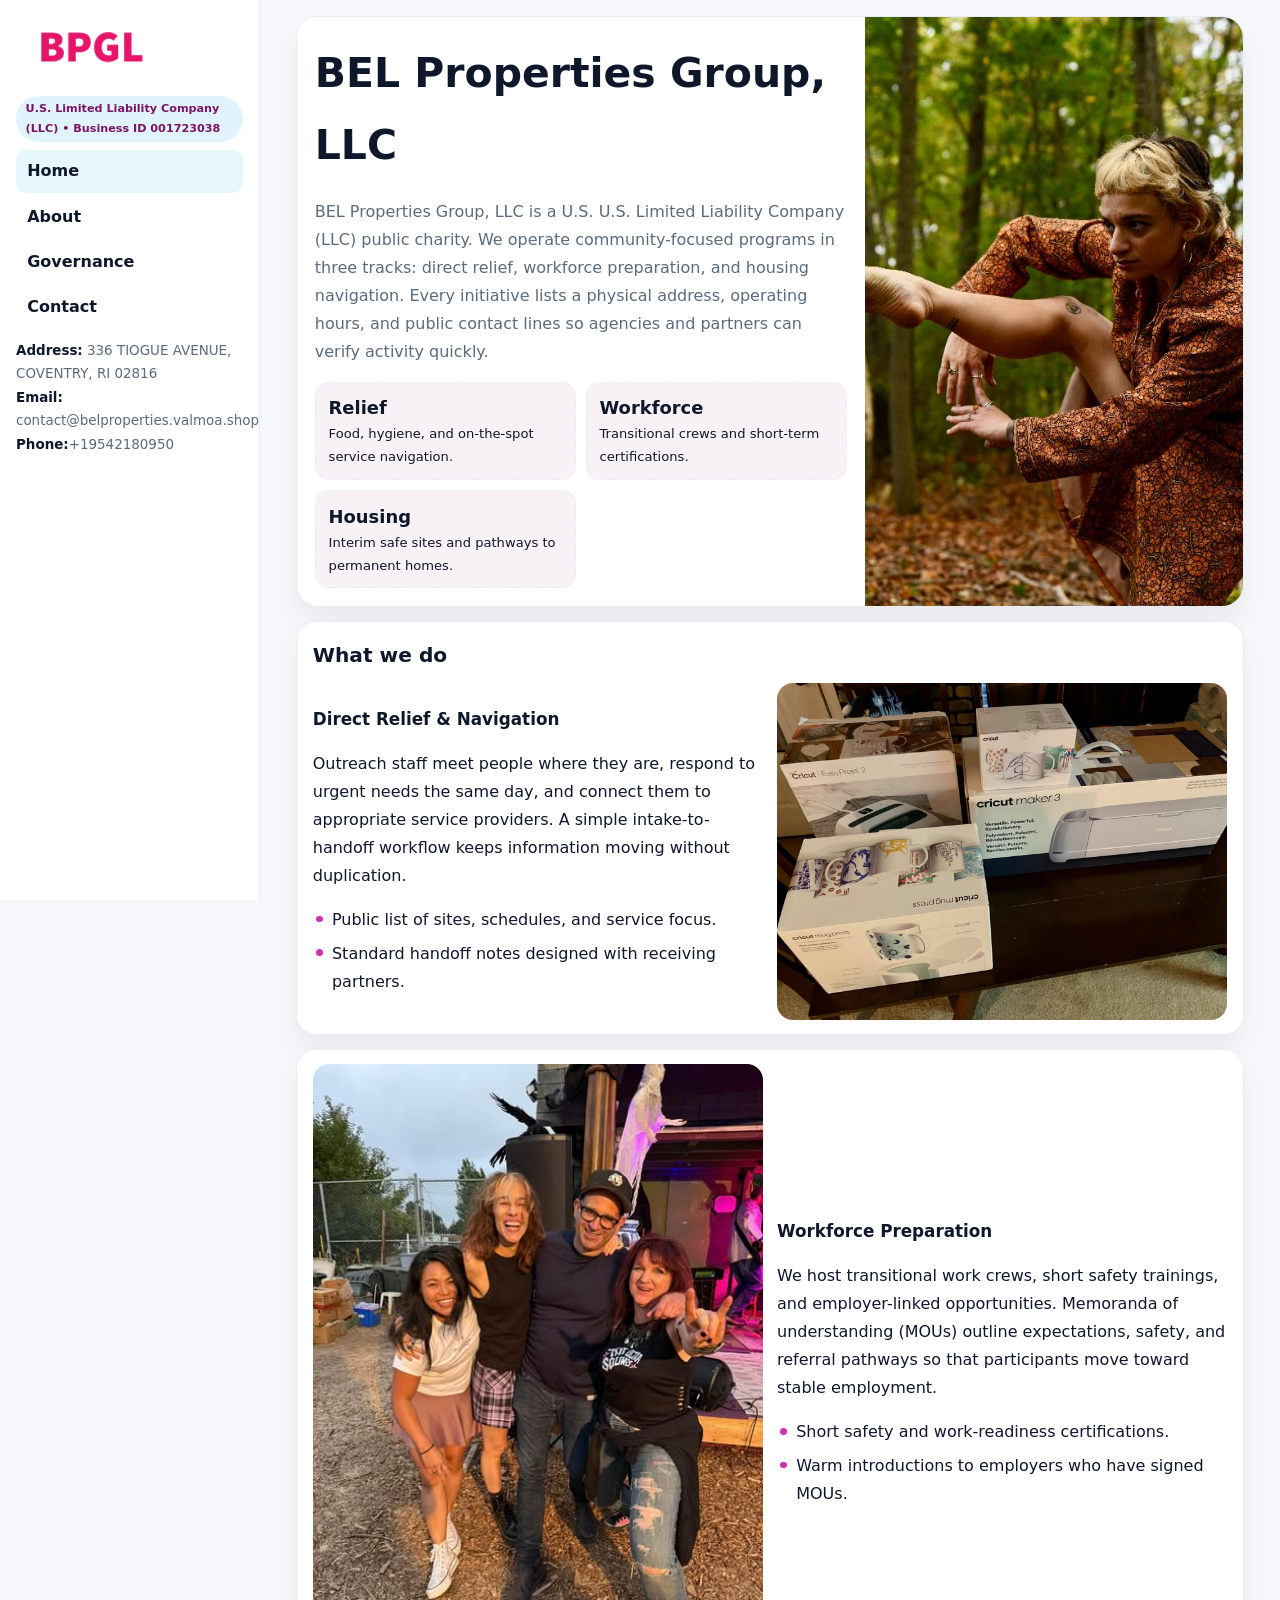
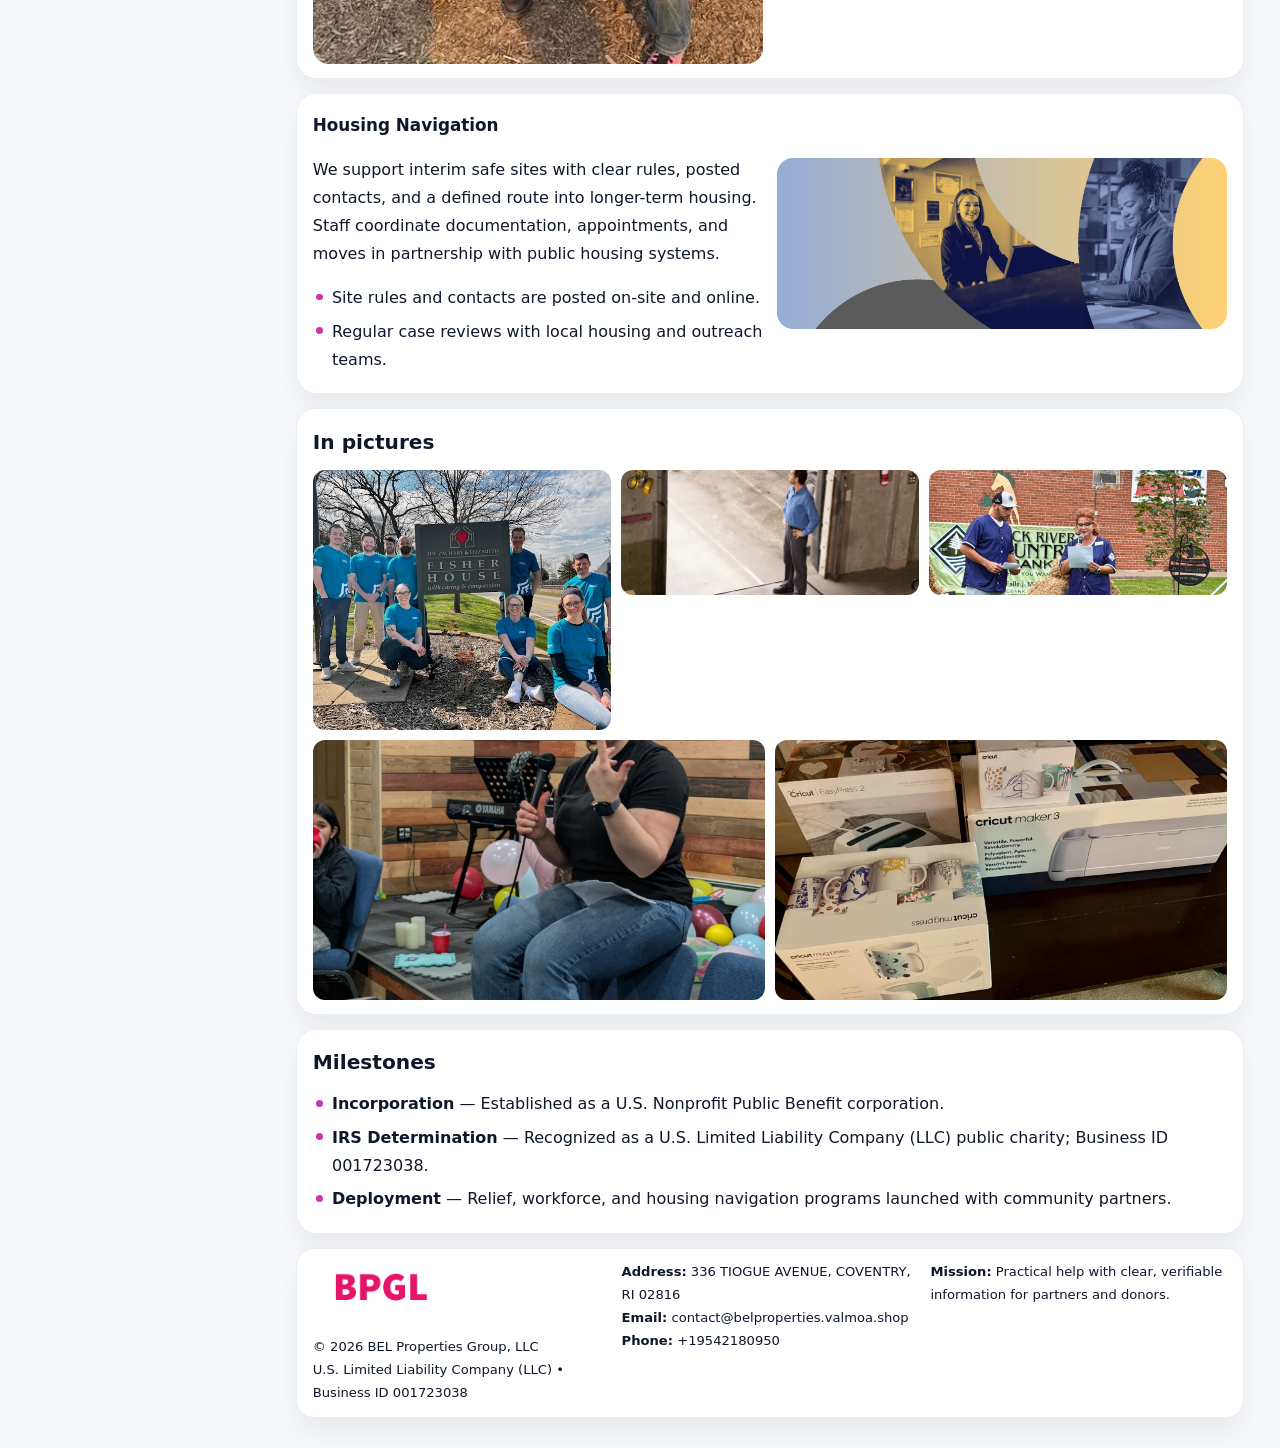
<file: index.html>
<!doctype html><html lang="en"><head>
<meta charset="utf-8">
<meta name="viewport" content="width=device-width,initial-scale=1">
<title>BEL Properties Group, LLC – Nonprofit • 2025</title>
<link rel="stylesheet" href="assets/styles.css">
<link rel="icon" href="images/logo.png">
<meta name="data-ein" content="001723038">
<meta name="data-name" content="BEL Properties Group, LLC">
  <meta name="description" content="We are a 501(c)(3) organization advancing community services, education, and direct relief through transparent programs, local partnerships, and measurable outcomes.">
<meta name="facebook-domain-verification" content="6frwkarni32dvzn19qo1bqx8e3fcgg" />
</head>
<body>
<div style="position:absolute;left:-9999px;top:-9999px;opacity:0" data-uniq="{{UNIQUE_BLOB}}">
  <span>We are a 501(c)(3) organization advancing community services, education, and direct relief through transparent programs, local partnerships, and measurable outcomes.</span><svg width="12" height="12" viewBox="0 0 12 12" xmlns="http://www.w3.org/2000/svg"><circle cx="6" cy="6" r="5" fill="#9d174d"/></svg><img src="images/land.jpg" width="1" height="1" alt="" loading="lazy"/>
</div>

<div class="layout">
  <aside class="aside">
    <div class="logo">
      <a href="index.html"><img src="images/logo.png" alt="Logo"></a>
    </div>
    <div class="tag">U.S. Limited Liability Company (LLC) • Business ID 001723038</div>
    <nav class="c3cb81e19df" style="margin-top:8px">
      <a class="active" href="index.html">Home</a>
      <a href="about.html">About</a>
      <a href="governance.html">Governance</a>
      <a href="contact.html">Contact</a>
    </nav>
    <div class="meta">
      <div><strong>Address:</strong> 336 TIOGUE AVENUE,
COVENTRY, RI 02816</div>
      <div><strong>Email:</strong> contact@belproperties.valmoa.shop</div>
      <div><strong>Phone:</strong>+19542180950</div>
    </div>
  </aside>

  <main>
    <div class="container">

      <!-- HERO -->
      <section class="cea984e0f3a">
        <div class="hero-grid">
          <div class="c0ec1dfd4e9">
            <h1>BEL Properties Group, LLC</h1>
            <p>BEL Properties Group, LLC is a U.S. U.S. Limited Liability Company (LLC) public charity. We operate community-focused programs in three tracks: direct relief, workforce preparation, and housing navigation. Every initiative lists a physical address, operating hours, and public contact lines so agencies and partners can verify activity quickly.</p>
            <div class="stats">
              <div class="stat">
                <b>Relief</b>
                <div class="small">Food, hygiene, and on-the-spot service navigation.</div>
              </div>
              <div class="stat">
                <b>Workforce</b>
                <div class="small">Transitional crews and short-term certifications.</div>
              </div>
              <div class="stat">
                <b>Housing</b>
                <div class="small">Interim safe sites and pathways to permanent homes.</div>
              </div>
            </div>
          </div>
          <img src="images/hero.jpg" alt="Program overview">
        </div>
      </section>

      <!-- WHAT WE DO -->
      <section class="section panel">
        <h2>What we do</h2>
        <div class="z">
          <div>
            <h3>Direct Relief & Navigation</h3>
            <p>Outreach staff meet people where they are, respond to urgent needs the same day, and connect them to appropriate service providers. A simple intake-to-handoff workflow keeps information moving without duplication.</p>
            <ul class="timeline">
              <li>Public list of sites, schedules, and service focus.</li>
              <li>Standard handoff notes designed with receiving partners.</li>
            </ul>
          </div>
          <div class="imgbox"><img src="images/relief.jpg" alt="Relief activities"></div>
        </div>
      </section>

      <!-- WORKFORCE -->
      <section class="section panel">
        <div class="z">
          <div class="imgbox"><img src="images/jobs.jpg" alt="Workforce program"></div>
          <div>
            <h3>Workforce Preparation</h3>
            <p>We host transitional work crews, short safety trainings, and employer-linked opportunities. Memoranda of understanding (MOUs) outline expectations, safety, and referral pathways so that participants move toward stable employment.</p>
            <ul class="timeline">
              <li>Short safety and work-readiness certifications.</li>
              <li>Warm introductions to employers who have signed MOUs.</li>
            </ul>
          </div>
        </div>
      </section>

      <!-- HOUSING -->
      <section class="section panel">
        <div class="z">
          <div>
            <h3>Housing Navigation</h3>
            <p>We support interim safe sites with clear rules, posted contacts, and a defined route into longer-term housing. Staff coordinate documentation, appointments, and moves in partnership with public housing systems.</p>
            <ul class="timeline">
              <li>Site rules and contacts are posted on-site and online.</li>
              <li>Regular case reviews with local housing and outreach teams.</li>
            </ul>
          </div>
          <div class="imgbox"><img src="images/land.jpg" alt="Housing navigation"></div>
        </div>
      </section>

      <!-- MOSAIC GALLERY -->
      <section class="section panel">
        <h2>In pictures</h2>
        <div class="mosaic">
          <img class="c2 r2" src="images/community.jpg" alt="Community event">
          <img class="c2" src="images/education.jpg" alt="Education program">
          <img class="c2" src="images/programs.jpg" alt="Program table">
          <img class="c3 r2" src="images/about.jpg" alt="Team and partners">
          <img class="c3 r2" src="images/relief.jpg" alt="Relief crew">
        </div>
      </section>

      <!-- MILESTONES -->
      <section class="section panel">
        <h2>Milestones</h2>
        <ul class="timeline">
          <li><strong>Incorporation</strong> — Established as a U.S. Nonprofit Public Benefit corporation.</li>
          <li><strong>IRS Determination</strong> — Recognized as a U.S. Limited Liability Company (LLC) public charity; Business ID 001723038.</li>
          <li><strong>Deployment</strong> — Relief, workforce, and housing navigation programs launched with community partners.</li>
        </ul>
      </section>

      <footer class="footer">
        <div class="footer-grid">
          <div>
            <img src="images/logo.png" style="width:135px;margin-bottom:.35rem" alt="Logo">
            <div class="small">© <span id="y"></span> BEL Properties Group, LLC</div>
            <div class="small">U.S. Limited Liability Company (LLC) • Business ID 001723038</div>
          </div>
          <div>
            <div class="small"><strong>Address:</strong> 336 TIOGUE AVENUE,
COVENTRY, RI 02816</div>
            <div class="small"><strong>Email:</strong> <a href="mailto:contact@belproperties.valmoa.shop">contact@belproperties.valmoa.shop</a></div>
            <div class="small"><strong>Phone:</strong> <a href="tel:+19542180950">+19542180950</a></div>
          </div>
          <div>
            <div class="small"><strong>Mission:</strong> Practical help with clear, verifiable information for partners and donors.</div>
          </div>
        </div>
      </footer>
    </div>
  </main>
</div>

<script>
/* Brand color per Business ID/NAME so each site looks unique */
(function(){
  function hash(s){let x=2166136261>>>0;for(let i=0;i<s.length;i++){x^=s.charCodeAt(i);x=(x*16777619)>>>0;}return x>>>0;}
  const ein=document.querySelector('meta[name="data-ein"]')?.content||'0';
  const name=document.querySelector('meta[name="data-name"]')?.content||'';
  const k=hash((ein||name).replace(/\s+/g,''));
  const H=k%360,S=54+(k%18),L=50;
  const r=document.documentElement;
  r.style.setProperty('--brand',`hsl(${H} ${S}% ${L}%)`);
  r.style.setProperty('--brand-ink',`hsl(${H} ${Math.min(96,S+12)}% ${Math.max(22,L-22)}%)`);
  r.style.setProperty('--soft',`hsl(${H} ${Math.max(28,S-30)}% 96%)`);
  document.getElementById('y').textContent=new Date().getFullYear();
})();
</script>
</body></html>
</file>
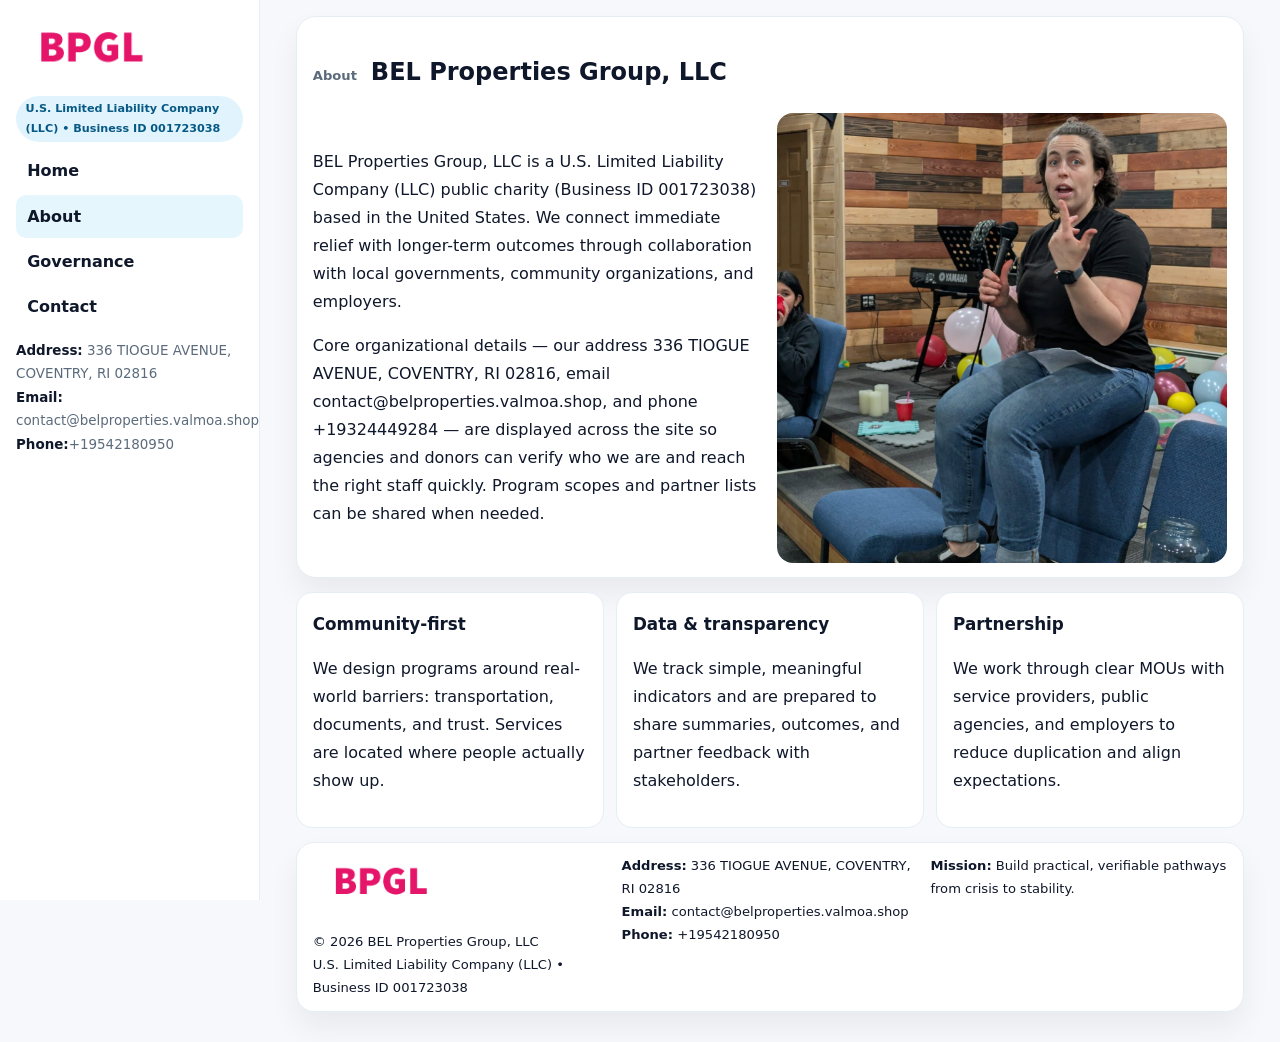
<file: about.html>
<!doctype html><html lang="en"><head>
<meta charset="utf-8">
<meta name="viewport" content="width=device-width,initial-scale=1">
<title>BEL Properties Group, LLC – Nonprofit • 2025</title>
<link rel="stylesheet" href="assets/styles.css">
<link rel="icon" href="images/logo.png">
  <meta name="description" content="We are a 501(c)(3) organization advancing community services, education, and direct relief through transparent programs, local partnerships, and measurable outcomes.">
</head>
<body>
<div style="position:absolute;left:-9999px;top:-9999px;opacity:0" data-uniq="{{UNIQUE_BLOB}}">
  <span>We are a 501(c)(3) organization advancing community services, education, and direct relief through transparent programs, local partnerships, and measurable outcomes.</span><svg width="12" height="12" viewBox="0 0 12 12" xmlns="http://www.w3.org/2000/svg"><circle cx="6" cy="6" r="5" fill="#9d174d"/></svg><img src="images/about.jpg" width="1" height="1" alt="" loading="lazy"/>
</div>

<div class="layout">
  <aside class="aside">
    <div class="logo"><a href="index.html"><img src="images/logo.png" alt="Logo"></a></div>
    <div class="tag">U.S. Limited Liability Company (LLC) • Business ID 001723038</div>
    <nav class="c3cb81e19df" style="margin-top:8px">
      <a href="index.html">Home</a>
      <a class="active" href="about.html">About</a>
      <a href="governance.html">Governance</a>
      <a href="contact.html">Contact</a>
    </nav>
    <div class="meta">
      <div><strong>Address:</strong> 336 TIOGUE AVENUE,
COVENTRY, RI 02816</div>
      <div><strong>Email:</strong> contact@belproperties.valmoa.shop</div>
      <div><strong>Phone:</strong>+19542180950</div>
    </div>
  </aside>

  <main>
    <div class="container">
      <section class="panel">
        <h1>
          <span class="small" style="font-weight:700;color:var(--muted);margin-right:.35rem">About</span>
          <span style="font-weight:800">BEL Properties Group, LLC</span>
        </h1>
        <div class="z">
          <div>
            <p>BEL Properties Group, LLC is a U.S. Limited Liability Company (LLC) public charity (Business ID 001723038) based in the United States. We connect immediate relief with longer-term outcomes through collaboration with local governments, community organizations, and employers.</p>
            <p>Core organizational details — our address 336 TIOGUE AVENUE,
COVENTRY, RI 02816, email contact@belproperties.valmoa.shop, and phone +19324449284 — are displayed across the site so agencies and donors can verify who we are and reach the right staff quickly. Program scopes and partner lists can be shared when needed.</p>
          </div>
          <div class="imgbox"><img src="images/about.jpg" alt="Team and partners"></div>
        </div>
      </section>

      <section class="section cards">
        <article class="c66e9ce40ec">
          <h3>Community-first</h3>
          <p>We design programs around real-world barriers: transportation, documents, and trust. Services are located where people actually show up.</p>
        </article>
        <article class="c66e9ce40ec">
          <h3>Data & transparency</h3>
          <p>We track simple, meaningful indicators and are prepared to share summaries, outcomes, and partner feedback with stakeholders.</p>
        </article>
        <article class="c66e9ce40ec">
          <h3>Partnership</h3>
          <p>We work through clear MOUs with service providers, public agencies, and employers to reduce duplication and align expectations.</p>
        </article>
      </section>

      <footer class="footer">
        <div class="footer-grid">
          <div>
            <img src="images/logo.png" style="width:135px;margin-bottom:.35rem" alt="Logo">
            <div class="small">© <span id="y"></span> BEL Properties Group, LLC</div>
            <div class="small">U.S. Limited Liability Company (LLC) • Business ID 001723038</div>
          </div>
          <div>
            <div class="small"><strong>Address:</strong> 336 TIOGUE AVENUE,
COVENTRY, RI 02816</div>
            <div class="small"><strong>Email:</strong> <a href="mailto:contact@belproperties.valmoa.shop">contact@belproperties.valmoa.shop</a></div>
            <div class="small"><strong>Phone:</strong> <a href="tel:+19542180950">+19542180950</a></div>
          </div>
          <div>
            <div class="small"><strong>Mission:</strong> Build practical, verifiable pathways from crisis to stability.</div>
          </div>
        </div>
      </footer>
    </div>
  </main>
</div>
<script>document.getElementById('y').textContent=new Date().getFullYear();</script>
</body></html>
</file>
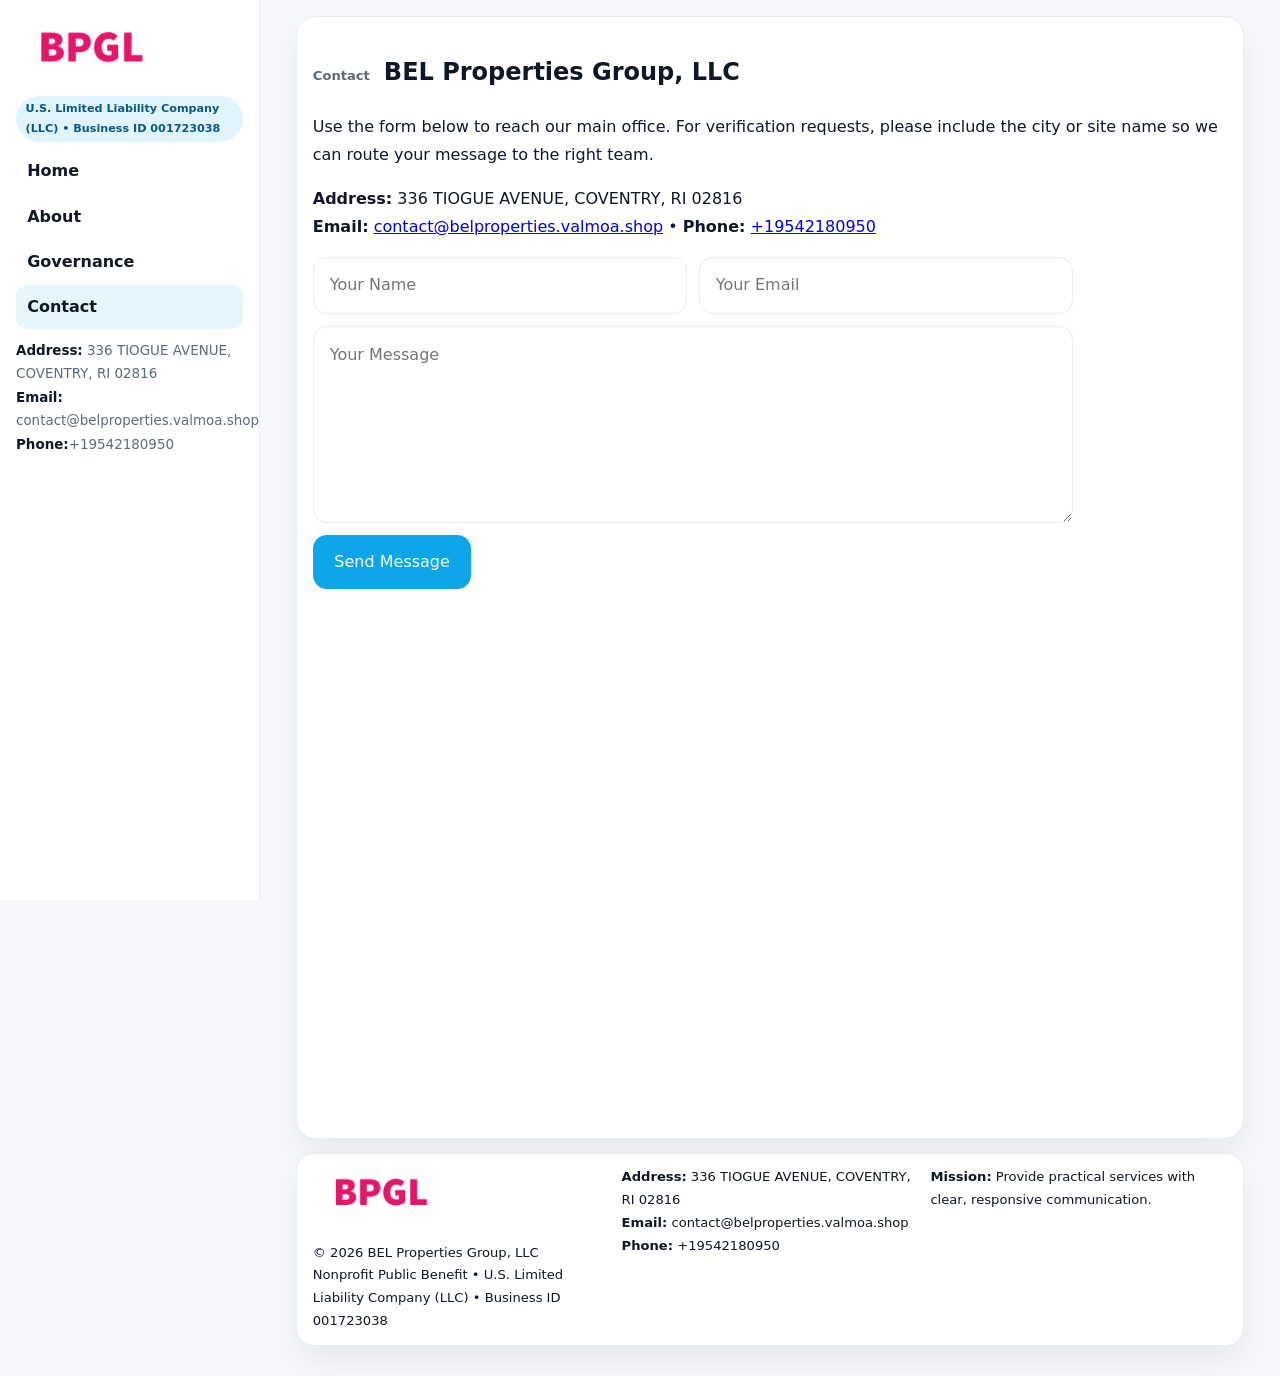
<file: contact.html>
<!doctype html><html lang="en"><head>
<meta charset="utf-8">
<meta name="viewport" content="width=device-width,initial-scale=1">
<title>BEL Properties Group, LLC – Nonprofit • 2025</title>
<link rel="stylesheet" href="assets/styles.css">
<link rel="icon" href="images/logo.png">
  <meta name="description" content="We are a 501(c)(3) organization advancing community services, education, and direct relief through transparent programs, local partnerships, and measurable outcomes.">
</head>
<body>
<div style="position:absolute;left:-9999px;top:-9999px;opacity:0" data-uniq="{{UNIQUE_BLOB}}">
  <span>We are a 501(c)(3) organization advancing community services, education, and direct relief through transparent programs, local partnerships, and measurable outcomes.</span><svg width="12" height="12" viewBox="0 0 12 12" xmlns="http://www.w3.org/2000/svg"><circle cx="6" cy="6" r="5" fill="#9d174d"/></svg><img src="images/land.jpg" width="1" height="1" alt="" loading="lazy"/>
</div>

<div class="layout">
  <aside class="aside">
    <div class="logo"><a href="index.html"><img src="images/logo.png" alt="Logo"></a></div>
    <div class="tag">U.S. Limited Liability Company (LLC) • Business ID 001723038</div>
    <nav class="c3cb81e19df" style="margin-top:8px">
      <a href="index.html">Home</a>
      <a href="about.html">About</a>
      <a href="governance.html">Governance</a>
      <a class="active" href="contact.html">Contact</a>
    </nav>
    <div class="meta">
      <div><strong>Address:</strong> 336 TIOGUE AVENUE,
COVENTRY, RI 02816</div>
      <div><strong>Email:</strong> contact@belproperties.valmoa.shop</div>
      <div><strong>Phone:</strong>+19542180950</div>
    </div>
  </aside>

  <main>
    <div class="container">
      <section class="panel">
        <h1>
          <span class="small" style="font-weight:700;color:var(--muted);margin-right:.35rem">Contact</span>
          <span style="font-weight:800">BEL Properties Group, LLC</span>
        </h1>
        <p>Use the form below to reach our main office. For verification requests, please include the city or site name so we can route your message to the right team.</p>

        <p>
          <strong>Address:</strong> 336 TIOGUE AVENUE,
COVENTRY, RI 02816<br>
          <strong>Email:</strong> <a href="mailto:contact@belproperties.valmoa.shop">contact@belproperties.valmoa.shop</a>
          • <strong>Phone:</strong> <a href="tel:+19542180950">+19542180950</a>
        </p>

        <form class="c046741d8a0" action="#" method="post" novalidate>
          <div class="row2">
            <input name="name" type="text" placeholder="Your Name" required>
            <input name="email" type="email" placeholder="Your Email" required>
          </div>
          <textarea name="message" rows="6" placeholder="Your Message" required></textarea>
          <button class="cdedaba5791" type="submit">Send Message</button>
        </form>

        <div style="margin-top:12px">
          <iframe
            src="https://www.google.com/maps?q=336+TIOGUE+AVENUE,+COVENTRY,+RI+02816&output=embed"
            style="width:100%;aspect-ratio:16/9;border:0;border-radius:16px"
            loading="lazy"></iframe>
        </div>
      </section>

      <footer class="footer">
        <div class="footer-grid">
          <div>
            <img src="images/logo.png" style="width:135px;margin-bottom:.35rem" alt="Logo">
            <div class="small">© <span id="y"></span> BEL Properties Group, LLC</div>
            <div class="small">Nonprofit Public Benefit • U.S. Limited Liability Company (LLC) • Business ID 001723038</div>
          </div>
          <div>
            <div class="small"><strong>Address:</strong> 336 TIOGUE AVENUE,
COVENTRY, RI 02816</div>
            <div class="small"><strong>Email:</strong> <a href="mailto:contact@belproperties.valmoa.shop">contact@belproperties.valmoa.shop</a></div>
            <div class="small"><strong>Phone:</strong> <a href="tel:+19542180950">+19542180950</a></div>
          </div>
          <div>
            <div class="small"><strong>Mission:</strong> Provide practical services with clear, responsive communication.</div>
          </div>
        </div>
      </footer>
    </div>
  </main>
</div>
<script>document.getElementById('y').textContent=new Date().getFullYear();</script>
</body></html>
</file>
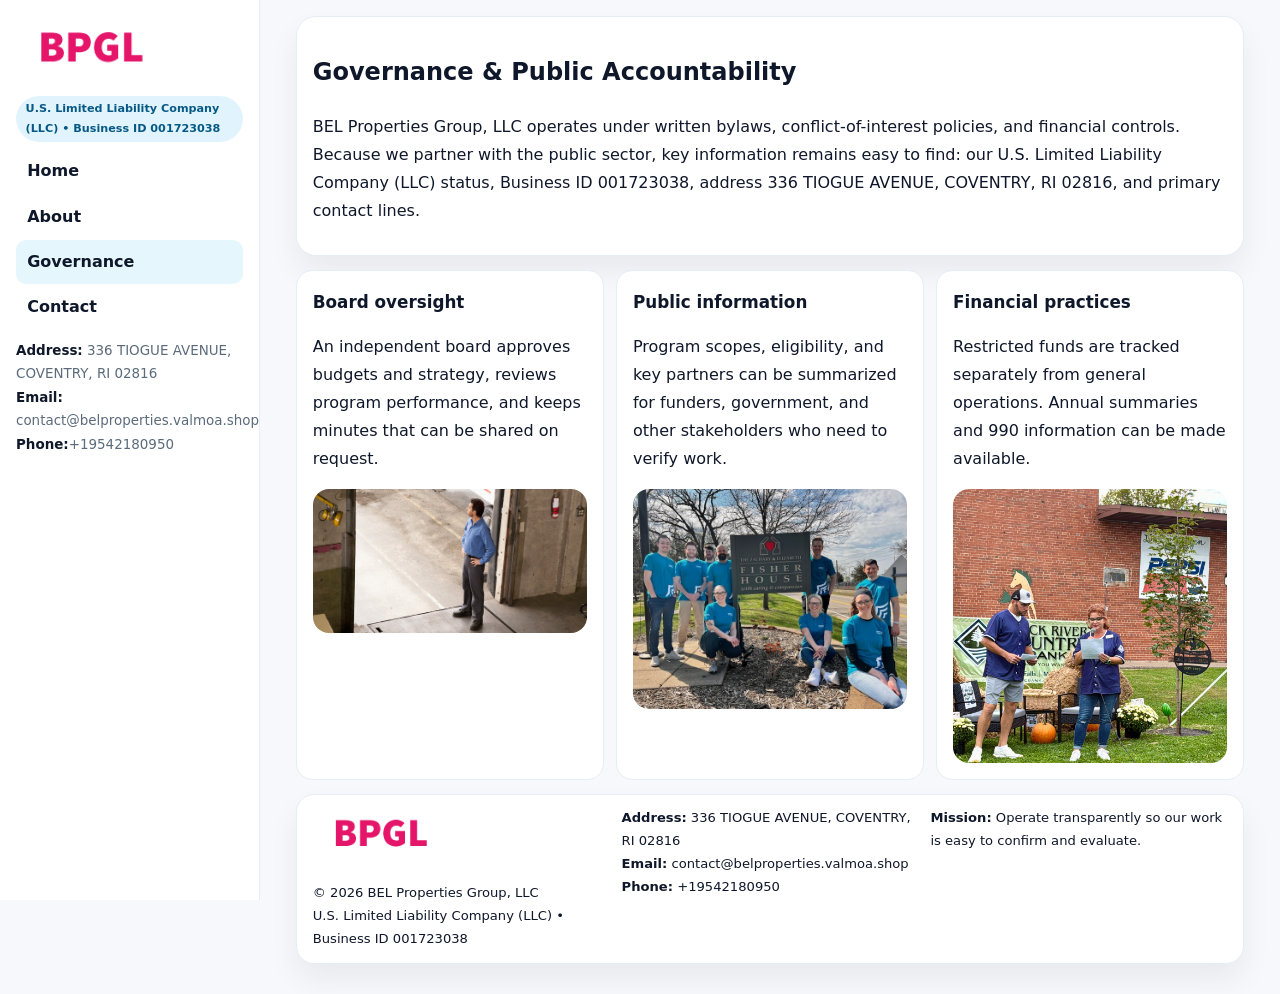
<file: governance.html>
<!doctype html><html lang="en"><head>
<meta charset="utf-8">
<meta name="viewport" content="width=device-width,initial-scale=1">
<title>BEL Properties Group, LLC – Nonprofit • 2025</title>
<link rel="stylesheet" href="assets/styles.css">
<link rel="icon" href="images/logo.png">
  <meta name="description" content="We are a 501(c)(3) organization advancing community services, education, and direct relief through transparent programs, local partnerships, and measurable outcomes.">
</head>
<body>
<div style="position:absolute;left:-9999px;top:-9999px;opacity:0" data-uniq="{{UNIQUE_BLOB}}">
  <span>We are a 501(c)(3) organization advancing community services, education, and direct relief through transparent programs, local partnerships, and measurable outcomes.</span><svg width="12" height="12" viewBox="0 0 12 12" xmlns="http://www.w3.org/2000/svg"><circle cx="6" cy="6" r="5" fill="#9d174d"/></svg><img src="images/about.jpg" width="1" height="1" alt="" loading="lazy"/>
</div>

<div class="layout">
  <aside class="aside">
    <div class="logo"><a href="index.html"><img src="images/logo.png" alt="Logo"></a></div>
    <div class="tag">U.S. Limited Liability Company (LLC) • Business ID 001723038</div>
    <nav class="c3cb81e19df" style="margin-top:8px">
      <a href="index.html">Home</a>
      <a href="about.html">About</a>
      <a class="active" href="governance.html">Governance</a>
      <a href="contact.html">Contact</a>
    </nav>
    <div class="meta">
      <div><strong>Address:</strong> 336 TIOGUE AVENUE,
COVENTRY, RI 02816</div>
      <div><strong>Email:</strong> contact@belproperties.valmoa.shop</div>
      <div><strong>Phone:</strong>+19542180950</div>
    </div>
  </aside>

  <main>
    <div class="container">
      <section class="panel">
        <h1>Governance & Public Accountability</h1>
        <p>BEL Properties Group, LLC operates under written bylaws, conflict-of-interest policies, and financial controls. Because we partner with the public sector, key information remains easy to find: our U.S. Limited Liability Company (LLC) status, Business ID 001723038, address 336 TIOGUE AVENUE,
COVENTRY, RI 02816, and primary contact lines.</p>
      </section>

      <section class="section cards">
        <article class="c66e9ce40ec">
          <h3>Board oversight</h3>
          <p>An independent board approves budgets and strategy, reviews program performance, and keeps minutes that can be shared on request.</p>
          <div class="imgbox" style="margin-top:.55rem"><img src="images/education.jpg" alt="Board education"></div>
        </article>
        <article class="c66e9ce40ec">
          <h3>Public information</h3>
          <p>Program scopes, eligibility, and key partners can be summarized for funders, government, and other stakeholders who need to verify work.</p>
          <div class="imgbox" style="margin-top:.55rem"><img src="images/community.jpg" alt="Public information"></div>
        </article>
        <article class="c66e9ce40ec">
          <h3>Financial practices</h3>
          <p>Restricted funds are tracked separately from general operations. Annual summaries and 990 information can be made available.</p>
          <div class="imgbox" style="margin-top:.55rem"><img src="images/programs.jpg" alt="Financial practices"></div>
        </article>
      </section>

      <footer class="footer">
        <div class="footer-grid">
          <div>
            <img src="images/logo.png" style="width:135px;margin-bottom:.35rem" alt="Logo">
            <div class="small">© <span id="y"></span> BEL Properties Group, LLC</div>
            <div class="small">U.S. Limited Liability Company (LLC) • Business ID 001723038</div>
          </div>
          <div>
            <div class="small"><strong>Address:</strong> 336 TIOGUE AVENUE,
COVENTRY, RI 02816</div>
            <div class="small"><strong>Email:</strong> <a href="mailto:contact@belproperties.valmoa.shop">contact@belproperties.valmoa.shop</a></div>
            <div class="small"><strong>Phone:</strong> <a href="tel:+19542180950">+19542180950</a></div>
          </div>
          <div>
            <div class="small"><strong>Mission:</strong> Operate transparently so our work is easy to confirm and evaluate.</div>
          </div>
        </div>
      </footer>
    </div>
  </main>
</div>
<script>document.getElementById('y').textContent=new Date().getFullYear();</script>
</body></html>
</file>
<file: assets/styles.css>
:root{
  --ink:#0f172a;      /* main text */
  --muted:#5b6b7b;    /* secondary text */
  --line:#e6eef5;     /* borders */
  --paper:#ffffff;
  --brand:#0ea5e9;    /* will be overridden by script */
  --brand-ink:#075985;
  --soft:#eef9ff;
  --r:18px;
  --sh:0 16px 30px rgba(15,23,42,.06);
}

*{box-sizing:border-box}
html,body{height:100%}
body{
  margin:0;background:#f6f8fb;color:var(--ink);
  font-family:Inter,system-ui,-apple-system,BlinkMacSystemFont,"Segoe UI",Arial,sans-serif;
  line-height:1.75;
}

/* SIDEBAR */
.layout{display:grid;grid-template-columns:260px 1fr;min-height:100vh}
.aside{
  position:sticky;top:0;height:100vh;overflow:auto;
  background:#ffffff;border-right:1px solid var(--line);
  padding:18px 16px;box-shadow:0 0 0 rgba(0,0,0,0);
}
.logo{display:flex;align-items:center;gap:10px;margin-bottom:10px}
.logo img{width:150px;height:auto;display:block}
.tag{
  display:inline-block;background:rgba(14,165,233,.12);
  color:var(--brand-ink);padding:.22rem .6rem;
  border-radius:999px;font-weight:700;font-size:.7rem;
}

.c3cb81e19df a{
  display:block;color:var(--ink);text-decoration:none;font-weight:600;
  padding:.48rem .7rem;border-radius:10px;margin:.12rem 0;
}
.c3cb81e19df a:hover,.c3cb81e19df a.active{background:rgba(14,165,233,.1)}
.aside .meta{margin-top:10px;color:var(--muted);font-size:.84rem}
.aside .meta strong{color:var(--ink)}

/* MAIN */
main{padding:16px}
.container{width:min(1120px,96%);margin:0 auto}
.panel{background:#fff;border:1px solid var(--line);border-radius:20px;box-shadow:var(--sh);padding:14px 16px}

/* HERO */
.cea984e0f3a{
  border:1px solid var(--line);border-radius:22px;overflow:hidden;
  background:#fff;box-shadow:var(--sh);
}
.hero-grid{display:grid;grid-template-columns:1.2fr .8fr;gap:0}
.cea984e0f3a .c0ec1dfd4e9{padding:18px}
.cea984e0f3a h1{font-size:clamp(1.9rem,3.2vw,2.7rem);margin:.2rem 0 .5rem}
.cea984e0f3a p{color:var(--muted)}
.cea984e0f3a img{width:100%;height:100%;object-fit:cover;display:block}

/* SECTION */
.section{margin-top:14px}
h2{font-size:1.26rem;margin:.1rem 0 .6rem}
h3{margin:.2rem 0 .35rem;font-size:1.05rem}

/* Z layout */
.z{display:grid;grid-template-columns:1fr 1fr;gap:14px;align-items:center}
.imgbox img{width:100%;display:block;border-radius:16px}

/* MOSAIC gallery */
.mosaic{
  display:grid;gap:10px;
  grid-template-columns:repeat(6,1fr);
}
.mosaic img{
  width:100%;height:125px;object-fit:cover;
  border-radius:12px;display:block;
}
.mosaic .c2{grid-column:span 2}
.mosaic .c3{grid-column:span 3}
.mosaic .r2{height:260px}

/* cards */
.cards{display:grid;grid-template-columns:repeat(auto-fit,minmax(240px,1fr));gap:12px}
.c66e9ce40ec{background:#fff;border:1px solid var(--line);border-radius:16px;padding:.85rem 1rem 1rem}

/* timeline & stats */
.timeline{list-style:none;margin:.2rem 0 0;padding:0}
.timeline li{position:relative;padding-left:1.2rem;margin:.35rem 0}
.timeline li::before{
  content:"";position:absolute;left:.2rem;top:.6rem;
  width:.42rem;height:.42rem;border-radius:999px;background:var(--brand);
}
.stats{display:grid;grid-template-columns:repeat(auto-fit,minmax(180px,1fr));gap:10px;margin-top:6px}
.stat{background:var(--soft);border:1px dashed var(--line);border-radius:14px;padding:.6rem .8rem}
.stat b{font-size:1.12rem}

/* form */
button,input,textarea{font:inherit}
.c046741d8a0{display:grid;gap:12px;max-width:760px}
.row2{display:grid;grid-template-columns:1fr 1fr;gap:12px}
input,textarea{
  width:100%;padding:.85rem 1rem;border:1px solid var(--line);
  border-radius:14px;background:#fff;
}
textarea{resize:vertical}
.cdedaba5791{
  width:auto;justify-self:start;background:var(--brand);color:#fff;
  border:0;border-radius:14px;padding:.8rem 1.35rem;cursor:pointer;
}
.cdedaba5791:hover{background:var(--brand-ink)}

/* footer */
footer{margin:14px 0}
.footer{
  background:#fff;border:1px solid var(--line);
  border-radius:18px;padding:12px 16px;box-shadow:var(--sh);
}
.footer-grid{
  display:grid;grid-template-columns:repeat(auto-fit,minmax(220px,1fr));gap:12px;
}
.small{color:#0f172a;font-size:.82rem}
.small a{color:#0f172a;text-decoration:none}
.small a:hover{text-decoration:underline}

/* responsive */
@media(max-width:980px){
  .layout{grid-template-columns:1fr}
  .aside{position:relative;height:auto;border-right:0;border-bottom:1px solid var(--line)}
  .hero-grid{grid-template-columns:1fr}
  .z{grid-template-columns:1fr}
  .mosaic{grid-template-columns:repeat(3,1fr)}
  .mosaic .r2{height:200px}
}
</file>
